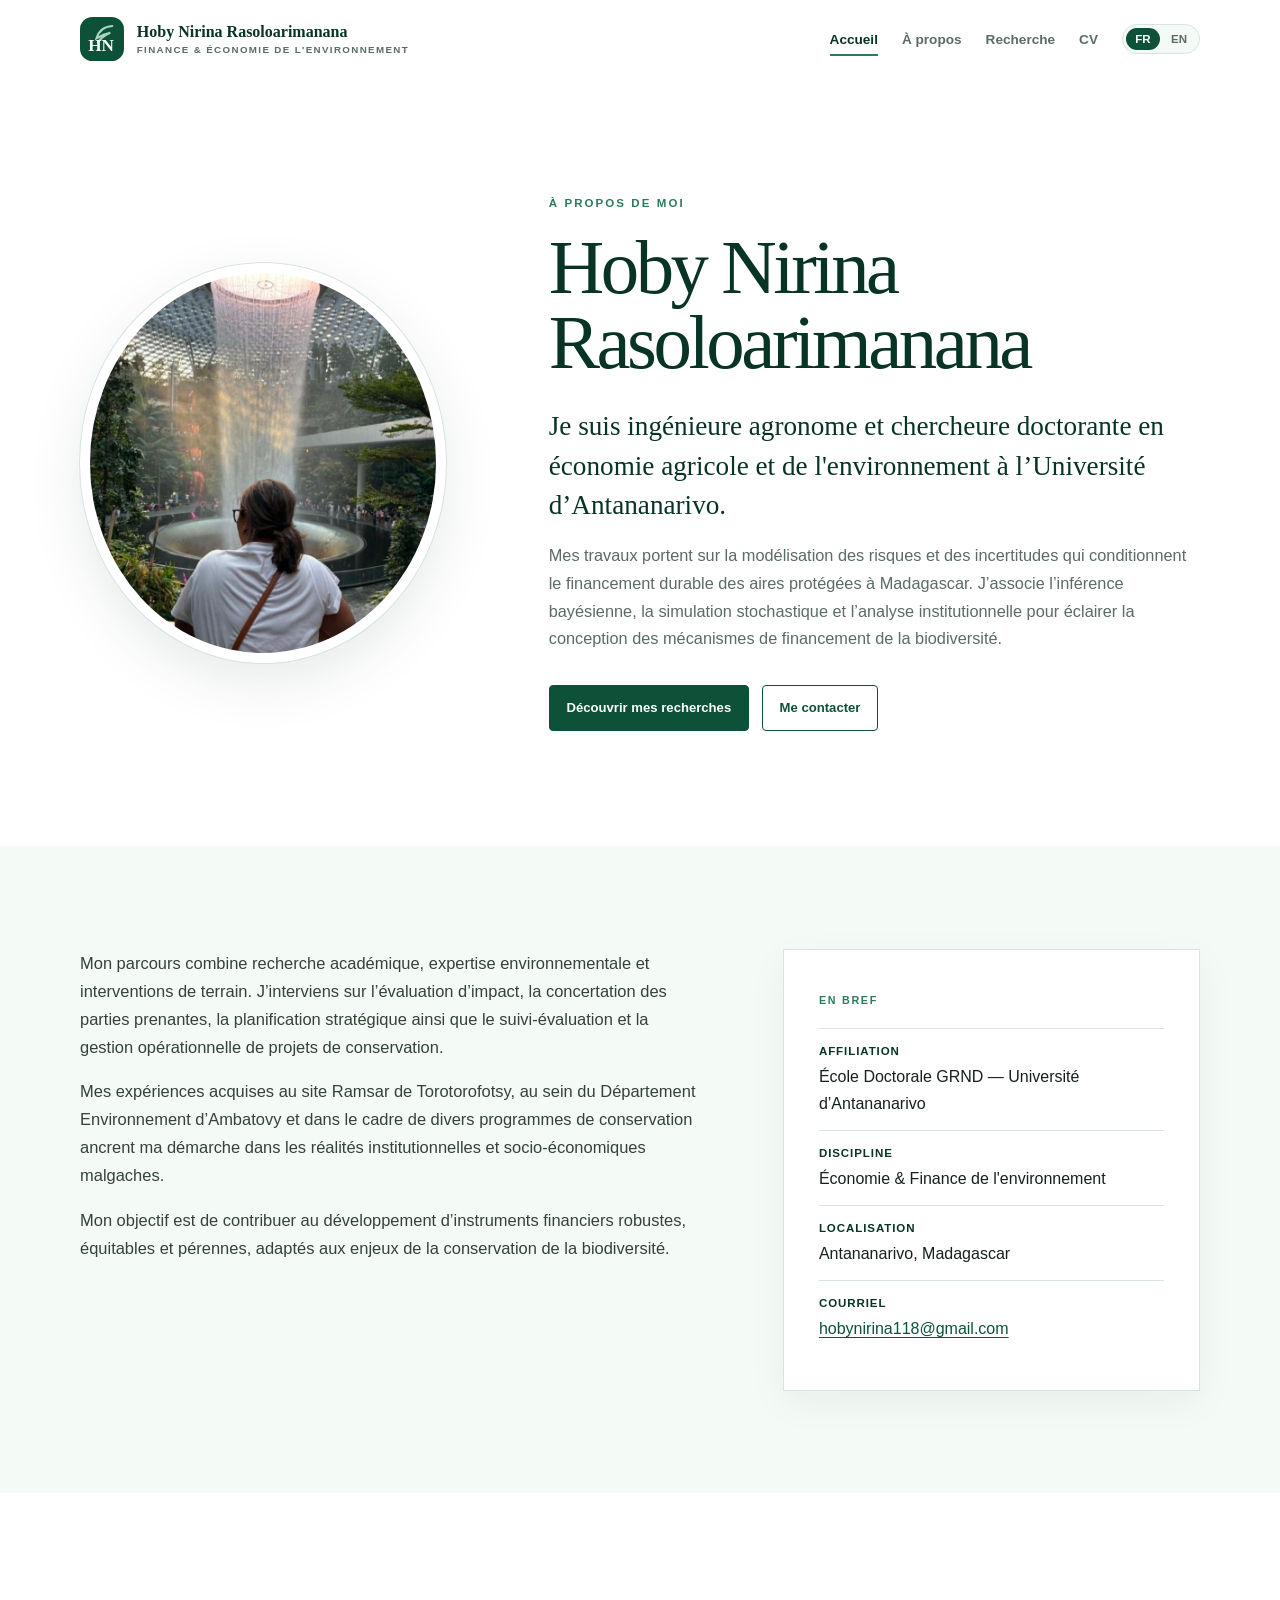
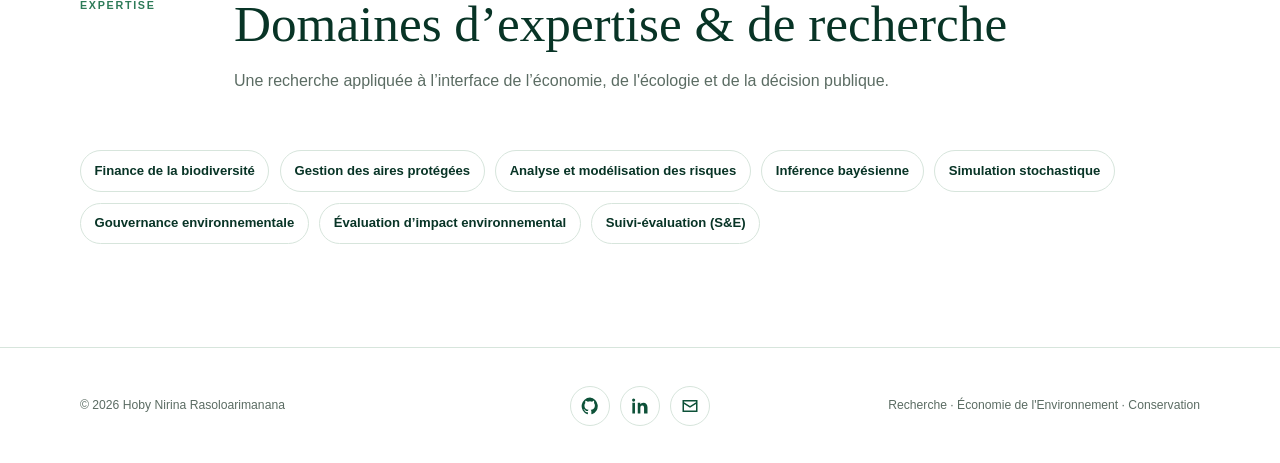
<file: index.html>
<!doctype html>
<html lang="fr" data-language="fr">
<head>
  <meta charset="utf-8">
  <meta name="viewport" content="width=device-width,initial-scale=1">
  <meta name="description" content="Site académique bilingue de Hoby Nirina Rasoloarimanana, ingénieure agronome et chercheure doctorante en économie agricole et de l'environnement.">
  <title>Accueil | Hoby Nirina Rasoloarimanana</title>
  <link rel="icon" href="brand.svg" type="image/svg+xml">
  <link rel="stylesheet" href="style.css">
  <script src="main.js" defer></script>
</head>
<body data-title-fr="Accueil | Hoby Nirina Rasoloarimanana" data-title-en="Home | Hoby Nirina Rasoloarimanana">
  <a class="skip-link" href="#content">
    <span data-lang="fr">Aller au contenu</span>
    <span data-lang="en">Skip to content</span>
  </a>

  <header class="site-header">
    <nav class="navbar container" aria-label="Navigation principale">
      <a class="brand" href="index.html">
        <img src="brand.svg" alt="Logo Hoby Nirina Rasoloarimanana" width="44" height="44">
        <span>Hoby Nirina Rasoloarimanana
          <small>
            <span data-lang="fr">Finance & Économie de l'Environnement</span>
            <span data-lang="en">Financial & Environmental Economics</span>
          </small>
        </span>
      </a>
      <button class="menu-toggle" type="button" aria-label="Menu" aria-expanded="false" aria-controls="main-menu">
        <span></span><span></span><span></span>
      </button>
      <ul class="nav-links" id="main-menu">
        <li><a href="index.html" aria-current="page"><span data-lang="fr">Accueil</span><span data-lang="en">Home</span></a></li>
        <li><a href="about.html"><span data-lang="fr">À propos</span><span data-lang="en">About</span></a></li>
        <li><a href="research.html"><span data-lang="fr">Recherche</span><span data-lang="en">Research</span></a></li>
        <li><a href="cv.html">CV</a></li>
        <li class="language-switch" aria-label="Langue">
          <button type="button" data-language-option="fr" aria-pressed="true">FR</button>
          <button type="button" data-language-option="en" aria-pressed="false">EN</button>
        </li>
      </ul>
    </nav>
  </header>

  <main id="content">
    <section class="about-hero">
      <div class="container about-grid">
        <figure class="portrait-wrap reveal">
          <img class="portrait" 
               src="profile_hoby.png" 
               alt="Portrait de Hoby Nirina Rasoloarimanana" 
               width="400" 
               height="400" 
               loading="eager" 
               decoding="async">
        </figure>
        <div class="reveal">
          <p class="eyebrow">
            <span data-lang="fr">À propos de moi</span>
            <span data-lang="en">About me</span>
          </p>
          <h1>Hoby Nirina<br>Rasoloarimanana</h1>
          
          <div data-lang="fr">
            <p class="hero-intro">Je suis ingénieure agronome et chercheure doctorante en économie agricole et de l'environnement à l’Université d’Antananarivo.</p>
            <p class="hero-copy">Mes travaux portent sur la modélisation des risques et des incertitudes qui conditionnent le financement durable des aires protégées à Madagascar. J’associe l’inférence bayésienne, la simulation stochastique et l’analyse institutionnelle pour éclairer la conception des mécanismes de financement de la biodiversité.</p>
          </div>
          
          <div data-lang="en">
            <p class="hero-intro">I am an Agronomist and PhD candidate in Agricultural and Environmental Economics at the University of Antananarivo.</p>
            <p class="hero-copy">My research focuses on modeling the risks and uncertainties surrounding the sustainable financing of protected areas in Madagascar. I combine Bayesian inference, stochastic simulation, and institutional analysis to guide biodiversity finance mechanisms.</p>
          </div>
          
          <div class="actions">
            <a class="button" href="research.html">
              <span data-lang="fr">Découvrir mes recherches</span>
              <span data-lang="en">Explore my research</span>
            </a>
            <a class="button secondary" href="mailto:hobynirina118@gmail.com">
              <span data-lang="fr">Me contacter</span>
              <span data-lang="en">Contact me</span>
            </a>
          </div>
        </div>
      </div>
    </section>

    <section class="section soft">
      <div class="container two-column">
        <div class="prose reveal">
          <div data-lang="fr">
            <p>Mon parcours combine recherche académique, expertise environnementale et interventions de terrain. J’interviens sur l’évaluation d’impact, la concertation des parties prenantes, la planification stratégique ainsi que le suivi-évaluation et la gestion opérationnelle de projets de conservation.</p>
            <p>Mes expériences acquises au site Ramsar de Torotorofotsy, au sein du Département Environnement d’Ambatovy et dans le cadre de divers programmes de conservation ancrent ma démarche dans les réalités institutionnelles et socio-économiques malgaches.</p>
            <p>Mon objectif est de contribuer au développement d’instruments financiers robustes, équitables et pérennes, adaptés aux enjeux de la conservation de la biodiversité.</p>
          </div>
          <div data-lang="en">
            <p>My background bridges academic research, environmental expertise, and field-based interventions. My experience covers environmental impact assessment, stakeholder engagement, strategic planning, monitoring & evaluation (M&E), and operational project management.</p>
            <p>My work at the Torotorofotsy Ramsar site, within Ambatovy’s Environment Department, and across various conservation initiatives deeply grounds my approach in Madagascar’s institutional and socio-economic realities.</p>
            <p>I aim to support the design of robust, equitable, and long-term financial mechanisms tailored to biodiversity conservation challenges.</p>
          </div>
        </div>

        <aside class="info-card reveal">
          <span class="card-label">
            <span data-lang="fr">En bref</span>
            <span data-lang="en">At a glance</span>
          </span>
          <ul class="compact-list">
            <li>
              <strong><span data-lang="fr">Affiliation</span><span data-lang="en">Affiliation</span></strong>
              <span>École Doctorale GRND — Université d’Antananarivo</span>
            </li>
            <li>
              <strong><span data-lang="fr">Discipline</span><span data-lang="en">Field</span></strong>
              <span>
                <span data-lang="fr">Économie & Finance de l'environnement</span>
                <span data-lang="en">Finance & Environmental Economics</span>
              </span>
            </li>
            <li>
              <strong><span data-lang="fr">Localisation</span><span data-lang="en">Location</span></strong>
              <span>Antananarivo, Madagascar</span>
            </li>
            <li>
              <strong><span data-lang="fr">Courriel</span><span data-lang="en">Email</span></strong>
              <a href="mailto:hobynirina118@gmail.com">hobynirina118@gmail.com</a>
            </li>
          </ul>
        </aside>
      </div>
    </section>

    <section class="section">
      <div class="container">
        <div class="section-heading reveal">
          <span class="section-number">Expertise</span>
          <div>
            <h2>
              <span data-lang="fr">Domaines d’expertise & de recherche</span>
              <span data-lang="en">Research & Professional Expertise</span>
            </h2>
            <p>
              <span data-lang="fr">Une recherche appliquée à l’interface de l’économie, de l'écologie et de la décision publique.</span>
              <span data-lang="en">Applied research at the intersection of economics, ecology, and public policy.</span>
            </p>
          </div>
        </div>
        <ul class="topic-list reveal">
          <li><span data-lang="fr">Finance de la biodiversité</span><span data-lang="en">Biodiversity Finance</span></li>
          <li><span data-lang="fr">Gestion des aires protégées</span><span data-lang="en">Protected Area Management</span></li>
          <li><span data-lang="fr">Analyse et modélisation des risques</span><span data-lang="en">Risk Modeling & Analysis</span></li>
          <li><span data-lang="fr">Inférence bayésienne</span><span data-lang="en">Bayesian Inference</span></li>
          <li><span data-lang="fr">Simulation stochastique</span><span data-lang="en">Stochastic Simulation</span></li>
          <li><span data-lang="fr">Gouvernance environnementale</span><span data-lang="en">Environmental Governance</span></li>
          <li><span data-lang="fr">Évaluation d’impact environnemental</span><span data-lang="en">Environmental Impact Assessment</span></li>
          <li><span data-lang="fr">Suivi-évaluation (S&E)</span><span data-lang="en">Monitoring & Evaluation (M&E)</span></li>
        </ul>
      </div>
    </section>
  </main>

  <footer class="site-footer">
    <div class="container footer-inner">
      <p>© 2026 Hoby Nirina Rasoloarimanana</p>
      <div class="social-links" aria-label="Réseaux et contact">
        <a href="https://github.com/hobyrasolo" target="_blank" rel="noopener noreferrer" aria-label="GitHub">
          <svg viewBox="0 0 24 24"><path d="M12 .7A11.5 11.5 0 0 0 8.4 23c.6.1.8-.3.8-.6v-2.2c-3.3.7-4-1.4-4-1.4-.5-1.4-1.3-1.8-1.3-1.8-1.1-.7.1-.7.1-.7 1.2.1 1.8 1.2 1.8 1.2 1.1 1.8 2.8 1.3 3.5 1 .1-.8.4-1.3.8-1.6-2.7-.3-5.5-1.3-5.5-5.7 0-1.3.5-2.3 1.2-3.1-.1-.3-.5-1.6.1-3.1 0 0 1-.3 3.2 1.2a11 11 0 0 1 5.8 0C16.2 4.7 17.2 5 17.2 5c.6 1.5.2 2.8.1 3.1.8.8 1.2 1.8 1.2 3.1 0 4.4-2.8 5.4-5.5 5.7.4.4.8 1.1.8 2.2v3.3c0 .3.2.7.8.6A11.5 11.5 0 0 0 12 .7z"/></svg>
        </a>
        <a href="https://www.linkedin.com/in/hoby-nirina-rasoloarimanana" target="_blank" rel="noopener noreferrer" aria-label="LinkedIn">
          <svg viewBox="0 0 24 24"><path d="M5.3 7.8H1.8V22h3.5V7.8zM3.5 2A2.1 2.1 0 1 0 3.5 6.2 2.1 2.1 0 0 0 3.5 2zM22 13.8c0-4.3-2.3-6.3-5.4-6.3-2.5 0-3.6 1.4-4.2 2.3v-2H9V22h3.5v-7c0-1.8.3-3.6 2.6-3.6 2.2 0 2.3 2.1 2.3 3.7V22H22v-8.2z"/></svg>
        </a>
        <a href="mailto:hobynirina118@gmail.com" aria-label="Courriel">
          <svg viewBox="0 0 24 24"><path d="M2 4h20v16H2V4zm2 2v1l8 5 8-5V6H4zm16 12V9.4l-8 5-8-5V18h16z"/></svg>
        </a>
      </div>
      <p>
        <span data-lang="fr">Recherche · Économie de l'Environnement · Conservation</span>
        <span data-lang="en">Research · Environmental Economics · Conservation</span>
      </p>
    </div>
  </footer>

  <button class="back-to-top" type="button" aria-label="Revenir en haut">↑</button>
</body>
</html>
</file>
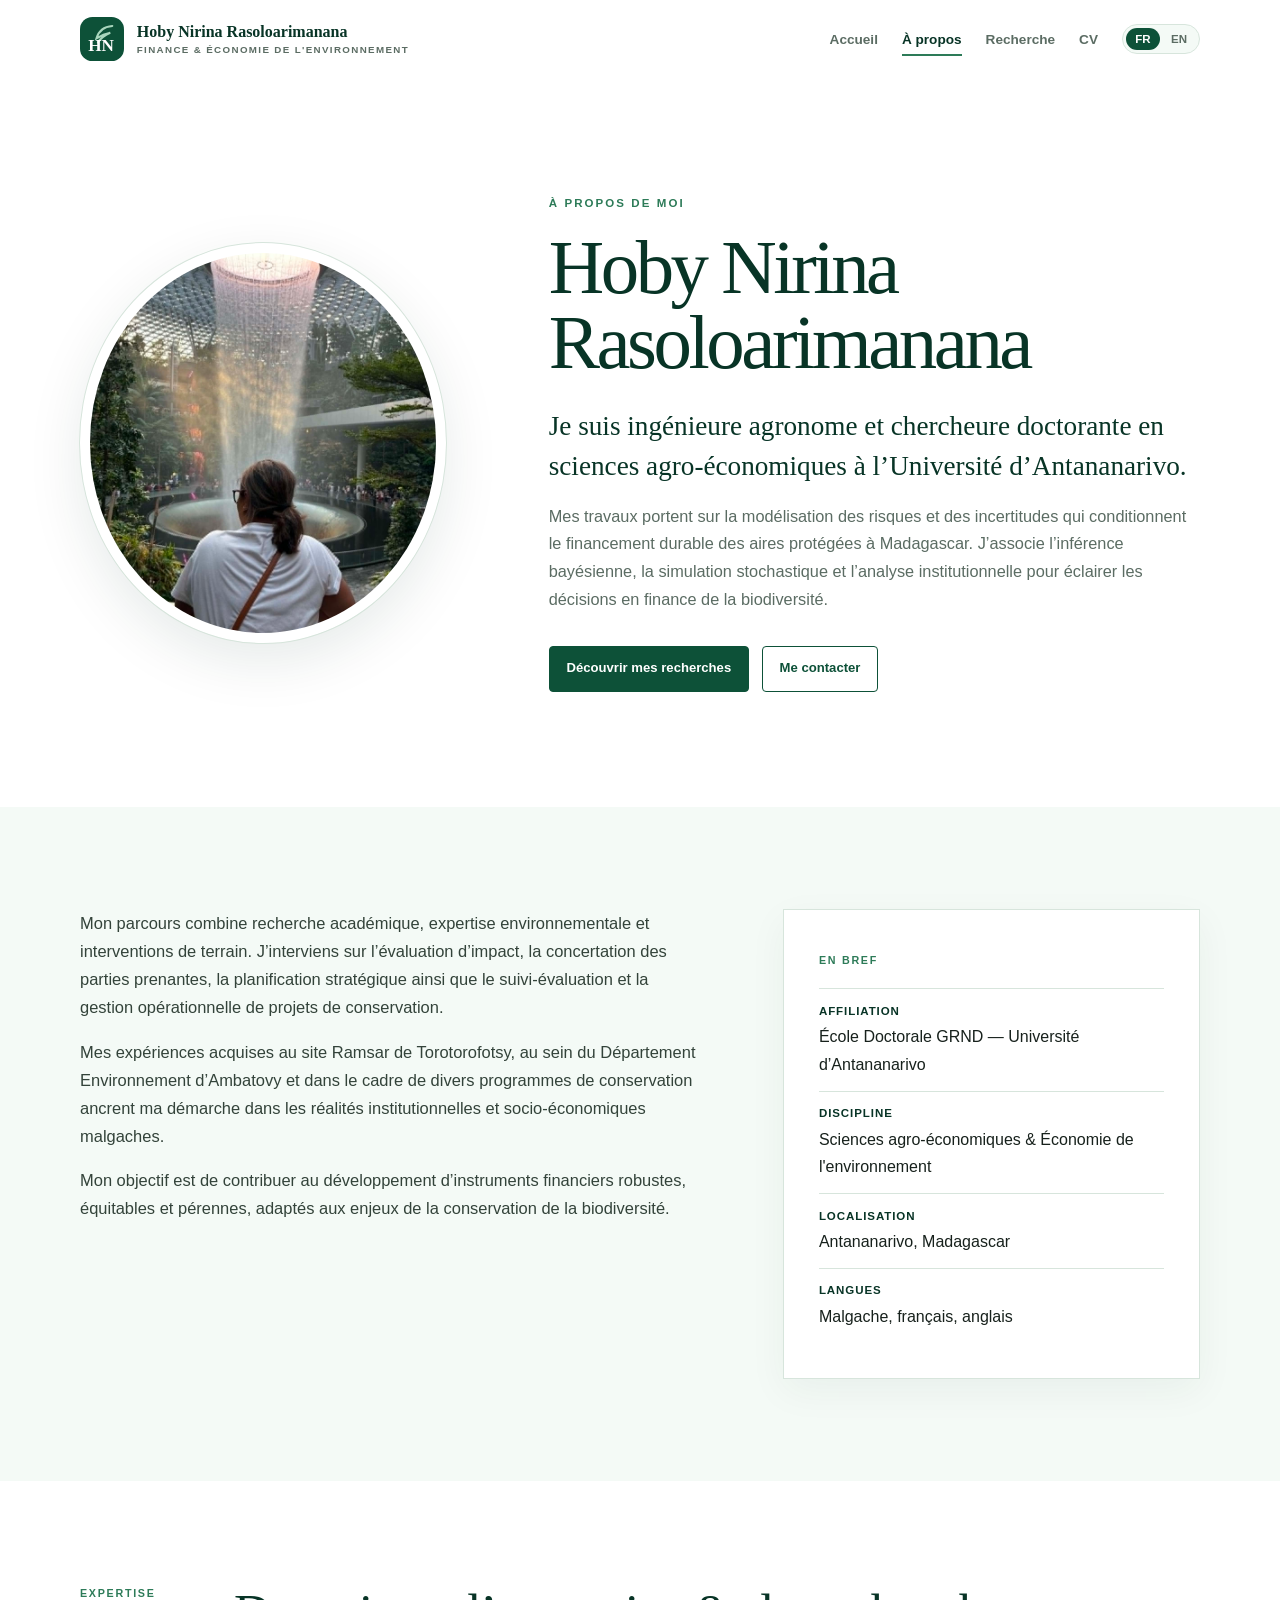
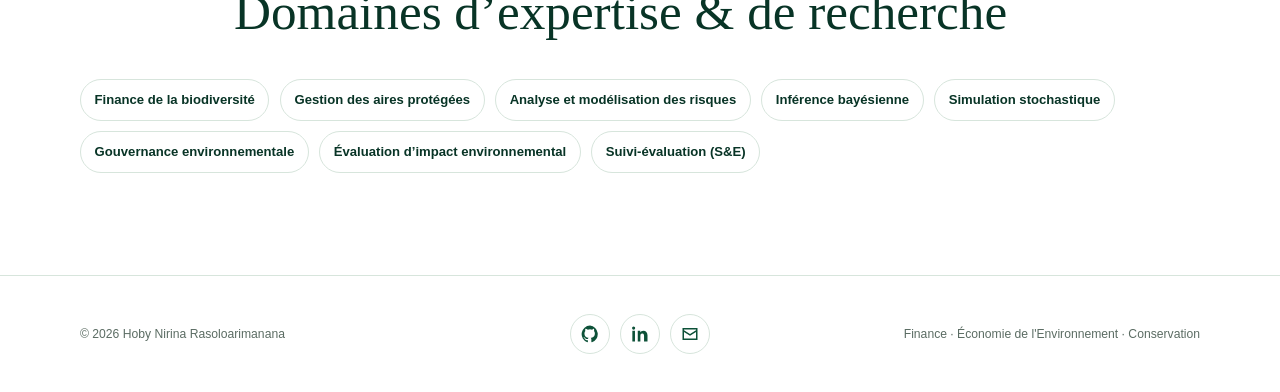
<file: about.html>
<!doctype html>
<html lang="fr" data-language="fr">
<head>
  <meta charset="utf-8">
  <meta name="viewport" content="width=device-width,initial-scale=1">
  <meta name="description" content="Profil académique et professionnel de Hoby Nirina Rasoloarimanana, ingénieure agronome et chercheure.">
  <title>À propos | Hoby Nirina Rasoloarimanana</title>
  <link rel="icon" href="brand.svg" type="image/svg+xml">
  <link rel="stylesheet" href="style.css">
  <script src="main.js" defer></script>
</head>
<body data-title-fr="À propos | Hoby Nirina Rasoloarimanana" data-title-en="About | Hoby Nirina Rasoloarimanana">
  <script>/* Cette page partage volontairement le contenu principal de l'accueil. */</script>
  
  <header class="site-header">
    <nav class="navbar container">
      <a class="brand" href="index.html">
        <img src="brand.svg" alt="Logo Hoby Nirina Rasoloarimanana" width="44" height="44">
        <span>Hoby Nirina Rasoloarimanana
          <small>
            <span data-lang="fr">Finance & Économie de l'Environnement</span>
            <span data-lang="en">Financial & Environmental Economics</span>
          </small>
        </span>
      </a>
      <button class="menu-toggle" type="button" aria-label="Menu" aria-expanded="false" aria-controls="main-menu">
        <span></span><span></span><span></span>
      </button>
      <ul class="nav-links" id="main-menu">
        <li><a href="index.html"><span data-lang="fr">Accueil</span><span data-lang="en">Home</span></a></li>
        <li><a href="about.html" aria-current="page"><span data-lang="fr">À propos</span><span data-lang="en">About</span></a></li>
        <li><a href="research.html"><span data-lang="fr">Recherche</span><span data-lang="en">Research</span></a></li>
        <li><a href="cv.html">CV</a></li>
        <li class="language-switch">
          <button type="button" data-language-option="fr">FR</button>
          <button type="button" data-language-option="en">EN</button>
        </li>
      </ul>
    </nav>
  </header>

  <main id="content">
    <section class="about-hero">
      <div class="container about-grid">
        <figure class="portrait-wrap reveal">
          <img class="portrait" 
               src="profile_hoby.png" 
               alt="Portrait de Hoby Nirina Rasoloarimanana" 
               width="400" 
               height="400" 
               loading="eager" 
               decoding="async">
        </figure>
        <div class="reveal">
          <p class="eyebrow">
            <span data-lang="fr">À propos de moi</span>
            <span data-lang="en">About me</span>
          </p>
          <h1>Hoby Nirina<br>Rasoloarimanana</h1>
          
          <div data-lang="fr">
            <p class="hero-intro">Je suis ingénieure agronome et chercheure doctorante en sciences agro-économiques à l’Université d’Antananarivo.</p>
            <p class="hero-copy">Mes travaux portent sur la modélisation des risques et des incertitudes qui conditionnent le financement durable des aires protégées à Madagascar. J’associe l’inférence bayésienne, la simulation stochastique et l’analyse institutionnelle pour éclairer les décisions en finance de la biodiversité.</p>
          </div>
          
          <div data-lang="en">
            <p class="hero-intro">I am an Agronomist and PhD candidate in Agro-Economics at the University of Antananarivo.</p>
            <p class="hero-copy">My research focuses on modeling the risks and uncertainties surrounding the sustainable financing of protected areas in Madagascar. I combine Bayesian inference, stochastic simulation, and institutional analysis to guide biodiversity finance mechanisms.</p>
          </div>
          
          <div class="actions">
            <a class="button" href="research.html">
              <span data-lang="fr">Découvrir mes recherches</span>
              <span data-lang="en">Explore my research</span>
            </a>
            <a class="button secondary" href="mailto:hobynirina118@gmail.com">
              <span data-lang="fr">Me contacter</span>
              <span data-lang="en">Contact me</span>
            </a>
          </div>
        </div>
      </div>
    </section>

    <section class="section soft">
      <div class="container two-column">
        <div class="prose reveal">
          <div data-lang="fr">
            <p>Mon parcours combine recherche académique, expertise environnementale et interventions de terrain. J’interviens sur l’évaluation d’impact, la concertation des parties prenantes, la planification stratégique ainsi que le suivi-évaluation et la gestion opérationnelle de projets de conservation.</p>
            <p>Mes expériences acquises au site Ramsar de Torotorofotsy, au sein du Département Environnement d’Ambatovy et dans le cadre de divers programmes de conservation ancrent ma démarche dans les réalités institutionnelles et socio-économiques malgaches.</p>
            <p>Mon objectif est de contribuer au développement d’instruments financiers robustes, équitables et pérennes, adaptés aux enjeux de la conservation de la biodiversité.</p>
          </div>
          <div data-lang="en">
            <p>My background bridges academic research, environmental expertise, and field-based interventions. My experience covers environmental impact assessment, stakeholder engagement, strategic planning, monitoring & evaluation (M&E), and operational project management.</p>
            <p>My work at the Torotorofotsy Ramsar site, within Ambatovy’s Environment Department, and across various conservation initiatives deeply grounds my approach in Madagascar’s institutional and socio-economic realities.</p>
            <p>I aim to support the design of robust, equitable, and long-term financial mechanisms tailored to biodiversity conservation challenges.</p>
          </div>
        </div>
        
        <aside class="info-card reveal">
          <span class="card-label">
            <span data-lang="fr">En bref</span>
            <span data-lang="en">At a glance</span>
          </span>
          <ul class="compact-list">
            <li>
              <strong><span data-lang="fr">Affiliation</span><span data-lang="en">Affiliation</span></strong>
              <span>École Doctorale GRND — Université d’Antananarivo</span>
            </li>
            <li>
              <strong><span data-lang="fr">Discipline</span><span data-lang="en">Field</span></strong>
              <span>
                <span data-lang="fr">Sciences agro-économiques & Économie de l'environnement</span>
                <span data-lang="en">Agro-economics & Environmental Economics</span>
              </span>
            </li>
            <li>
              <strong><span data-lang="fr">Localisation</span><span data-lang="en">Location</span></strong>
              <span>Antananarivo, Madagascar</span>
            </li>
            <li>
              <strong><span data-lang="fr">Langues</span><span data-lang="en">Languages</span></strong>
              <span>
                <span data-lang="fr">Malgache, français, anglais</span>
                <span data-lang="en">Malagasy, French, English</span>
              </span>
            </li>
          </ul>
        </aside>
      </div>
    </section>

    <section class="section">
      <div class="container">
        <div class="section-heading reveal">
          <span class="section-number">Expertise</span>
          <div>
            <h2>
              <span data-lang="fr">Domaines d’expertise & de recherche</span>
              <span data-lang="en">Research & Professional Expertise</span>
            </h2>
          </div>
        </div>
        <ul class="topic-list reveal">
          <li><span data-lang="fr">Finance de la biodiversité</span><span data-lang="en">Biodiversity Finance</span></li>
          <li><span data-lang="fr">Gestion des aires protégées</span><span data-lang="en">Protected Area Management</span></li>
          <li><span data-lang="fr">Analyse et modélisation des risques</span><span data-lang="en">Risk Modeling & Analysis</span></li>
          <li><span data-lang="fr">Inférence bayésienne</span><span data-lang="en">Bayesian Inference</span></li>
          <li><span data-lang="fr">Simulation stochastique</span><span data-lang="en">Stochastic Simulation</span></li>
          <li><span data-lang="fr">Gouvernance environnementale</span><span data-lang="en">Environmental Governance</span></li>
          <li><span data-lang="fr">Évaluation d’impact environnemental</span><span data-lang="en">Environmental Impact Assessment</span></li>
          <li><span data-lang="fr">Suivi-évaluation (S&E)</span><span data-lang="en">Monitoring & Evaluation (M&E)</span></li>
        </ul>
      </div>
    </section>
  </main>

  <footer class="site-footer">
    <div class="container footer-inner">
      <p>© 2026 Hoby Nirina Rasoloarimanana</p>
      <div class="social-links" aria-label="Réseaux et contact">
        <a href="https://github.com/hobyrasolo" target="_blank" rel="noopener noreferrer" aria-label="GitHub">
          <svg viewBox="0 0 24 24"><path d="M12 .7A11.5 11.5 0 0 0 8.4 23c.6.1.8-.3.8-.6v-2.2c-3.3.7-4-1.4-4-1.4-.5-1.4-1.3-1.8-1.3-1.8-1.1-.7.1-.7.1-.7 1.2.1 1.8 1.2 1.8 1.2 1.1 1.8 2.8 1.3 3.5 1 .1-.8.4-1.3.8-1.6-2.7-.3-5.5-1.3-5.5-5.7 0-1.3.5-2.3 1.2-3.1-.1-.3-.5-1.6.1-3.1 0 0 1-.3 3.2 1.2a11 11 0 0 1 5.8 0C16.2 4.7 17.2 5 17.2 5c.6 1.5.2 2.8.1 3.1.8.8 1.2 1.8 1.2 3.1 0 4.4-2.8 5.4-5.5 5.7.4.4.8 1.1.8 2.2v3.3c0 .3.2.7.8.6A11.5 11.5 0 0 0 12 .7z"/></svg>
        </a>
        <a href="https://www.linkedin.com/in/hoby-nirina-rasoloarimanana" target="_blank" rel="noopener noreferrer" aria-label="LinkedIn">
          <svg viewBox="0 0 24 24"><path d="M5.3 7.8H1.8V22h3.5V7.8zM3.5 2A2.1 2.1 0 1 0 3.5 6.2 2.1 2.1 0 0 0 3.5 2zM22 13.8c0-4.3-2.3-6.3-5.4-6.3-2.5 0-3.6 1.4-4.2 2.3v-2H9V22h3.5v-7c0-1.8.3-3.6 2.6-3.6 2.2 0 2.3 2.1 2.3 3.7V22H22v-8.2z"/></svg>
        </a>
        <a href="mailto:hobynirina118@gmail.com" aria-label="Courriel">
          <svg viewBox="0 0 24 24"><path d="M2 4h20v16H2V4zm2 2v1l8 5 8-5V6H4zm16 12V9.4l-8 5-8-5V18h16z"/></svg>
        </a>
      </div>
      <p>
        <span data-lang="fr">Finance · Économie de l'Environnement · Conservation</span>
        <span data-lang="en">Financial· Environmental Economics · Conservation</span>
      </p>
    </div>
  </footer>

  <button class="back-to-top" type="button" aria-label="Revenir en haut">↑</button>
  
</body>
</html>
</file>
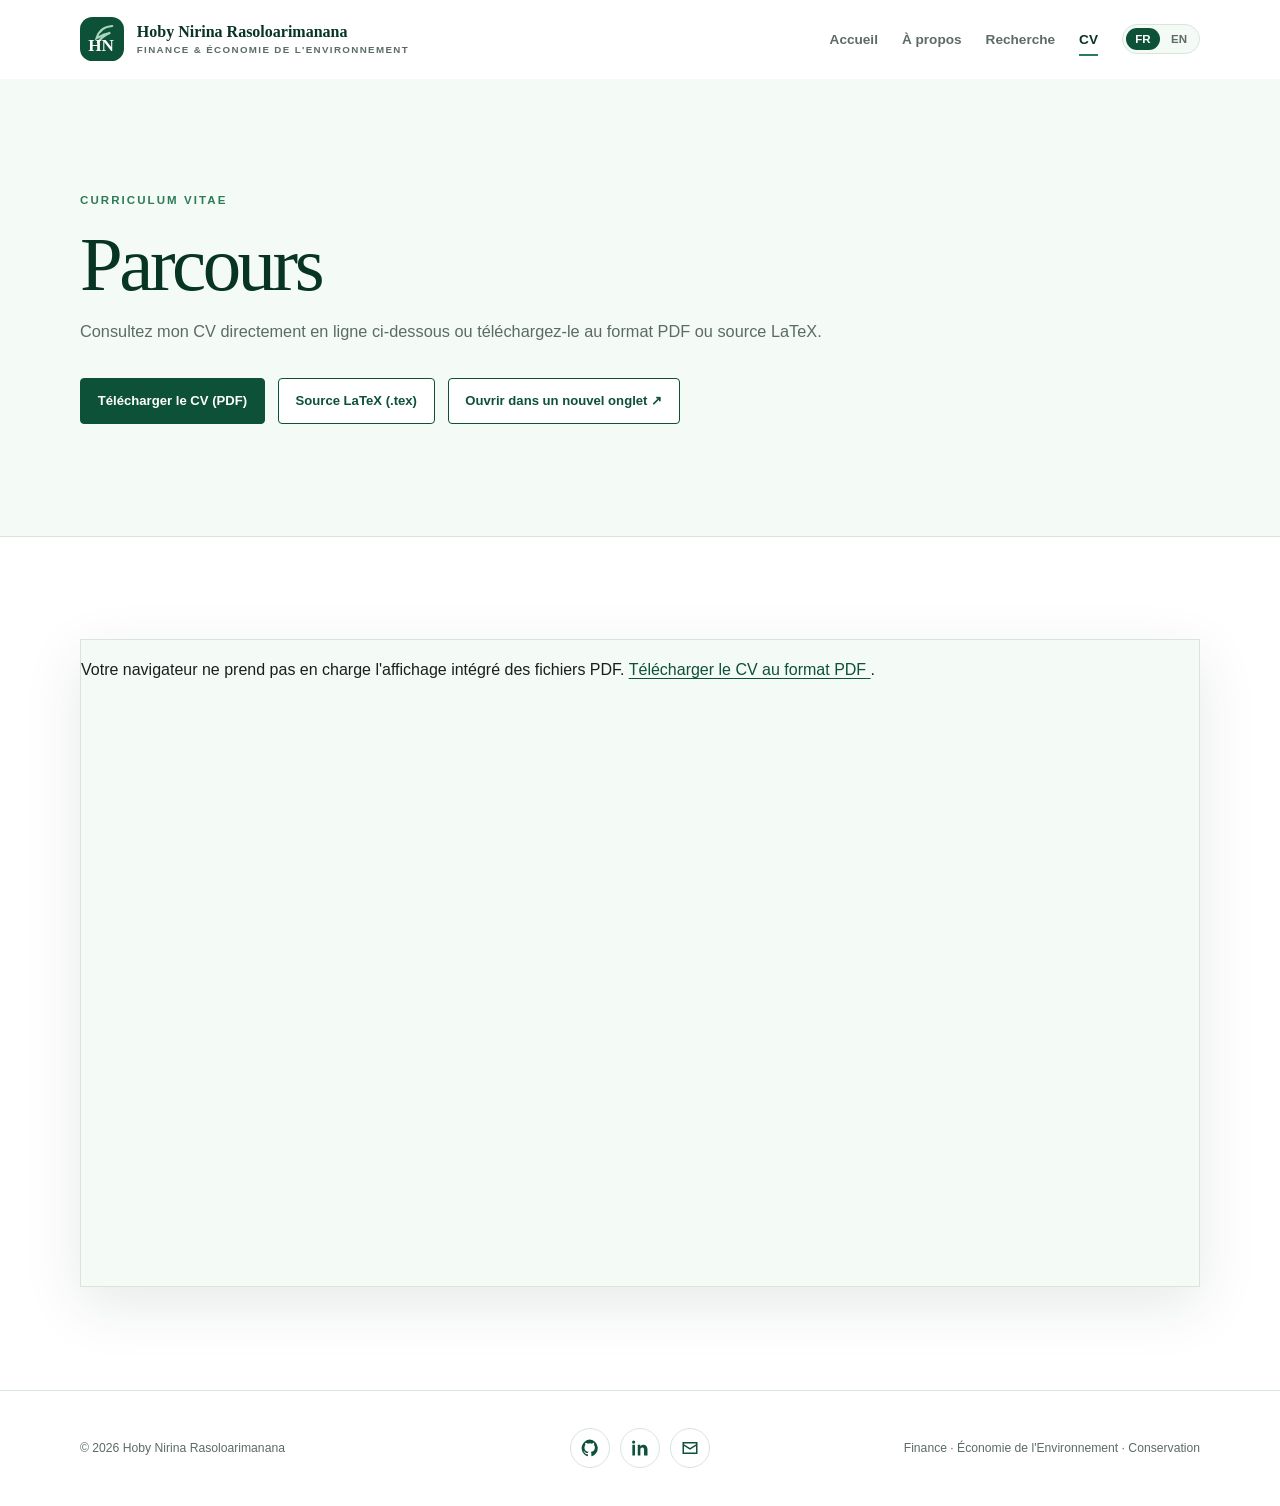
<file: cv.html>
<!doctype html>
<html lang="fr" data-language="fr">
<head>
  <meta charset="utf-8">
  <meta name="viewport" content="width=device-width,initial-scale=1">
  <meta name="description" content="Curriculum vitae académique et professionnel de Hoby Nirina Rasoloarimanana, chercheure doctorante en économie agricole et de l'environnement.">
  <title>CV | Hoby Nirina Rasoloarimanana</title>
  <link rel="icon" href="brand.svg" type="image/svg+xml">
  <link rel="stylesheet" href="style.css">
  <script src="main.js" defer></script>
</head>
<body data-title-fr="CV | Hoby Nirina Rasoloarimanana" data-title-en="CV | Hoby Nirina Rasoloarimanana">

  <header class="site-header">
    <nav class="navbar container">
      <a class="brand" href="index.html">
        <img src="brand.svg" alt="Logo Hoby Nirina Rasoloarimanana" width="44" height="44">
        <span>Hoby Nirina Rasoloarimanana
          <small>
            <span data-lang="fr">Finance & Économie de l'Environnement</span>
            <span data-lang="en">Financial & Environmental Economics</span>
          </small>
        </span>
      </a>
      <button class="menu-toggle" type="button" aria-label="Menu" aria-expanded="false" aria-controls="main-menu">
        <span></span><span></span><span></span>
      </button>
      <ul class="nav-links" id="main-menu">
        <li><a href="index.html"><span data-lang="fr">Accueil</span><span data-lang="en">Home</span></a></li>
        <li><a href="about.html"><span data-lang="fr">À propos</span><span data-lang="en">About</span></a></li>
        <li><a href="research.html"><span data-lang="fr">Recherche</span><span data-lang="en">Research</span></a></li>
        <li><a href="cv.html" aria-current="page">CV</a></li>
        <li class="language-switch">
          <button type="button" data-language-option="fr">FR</button>
          <button type="button" data-language-option="en">EN</button>
        </li>
      </ul>
    </nav>
  </header>

  <main id="content">
    <header class="page-header">
      <div class="container reveal">
        <p class="eyebrow">
          <span data-lang="fr">Curriculum Vitae</span>
          <span data-lang="en">Curriculum Vitae</span>
        </p>
        <h1>
          <span data-lang="fr">Parcours</span>
          <span data-lang="en">Background</span>
        </h1>
        <p class="lead">
          <span data-lang="fr">Consultez mon CV directement en ligne ci-dessous ou téléchargez-le au format PDF ou source LaTeX.</span>
          <span data-lang="en">View my CV online below or download it in PDF or LaTeX format.</span>
        </p>
        <div class="actions">
          <a class="button" href="hoby-nirina-rasoloarimanana-cv.pdf" download>
            <span data-lang="fr">Télécharger le CV (PDF)</span>
            <span data-lang="en">Download CV (PDF)</span>
          </a>
          <a class="button secondary" href="hoby-nirina-rasoloarimanana-cv.tex" download>
            <span data-lang="fr">Source LaTeX (.tex)</span>
            <span data-lang="en">LaTeX Source (.tex)</span>
          </a>
          <a class="button secondary" href="hoby-nirina-rasoloarimanana-cv.pdf" target="_blank" rel="noopener noreferrer">
            <span data-lang="fr">Ouvrir dans un nouvel onglet ↗</span>
            <span data-lang="en">Open in new tab ↗</span>
          </a>
        </div>
      </div>
    </header>

    <section class="section">
      <div class="container">
        <div class="pdf-shell">
          <object data="hoby-nirina-rasoloarimanana-cv.pdf" type="application/pdf" aria-label="Curriculum vitae de Hoby Nirina Rasoloarimanana">
            <p>
              <span data-lang="fr">Votre navigateur ne prend pas en charge l'affichage intégré des fichiers PDF.</span>
              <span data-lang="en">Your browser does not support embedded PDF viewing.</span> 
              <a href="hoby-nirina-rasoloarimanana-cv.pdf" download>
                <span data-lang="fr">Télécharger le CV au format PDF</span>
                <span data-lang="en">Download the CV as a PDF</span>
              </a>.
            </p>
          </object>
        </div>
      </div>
    </section>
  </main>

  <footer class="site-footer">
    <div class="container footer-inner">
      <p>© 2026 Hoby Nirina Rasoloarimanana</p>
      <div class="social-links" aria-label="Réseaux et contact">
        <a href="https://github.com/hobyrasolo" target="_blank" rel="noopener noreferrer" aria-label="GitHub">
          <svg viewBox="0 0 24 24"><path d="M12 .7A11.5 11.5 0 0 0 8.4 23c.6.1.8-.3.8-.6v-2.2c-3.3.7-4-1.4-4-1.4-.5-1.4-1.3-1.8-1.3-1.8-1.1-.7.1-.7.1-.7 1.2.1 1.8 1.2 1.8 1.2 1.1 1.8 2.8 1.3 3.5 1 .1-.8.4-1.3.8-1.6-2.7-.3-5.5-1.3-5.5-5.7 0-1.3.5-2.3 1.2-3.1-.1-.3-.5-1.6.1-3.1 0 0 1-.3 3.2 1.2a11 11 0 0 1 5.8 0C16.2 4.7 17.2 5 17.2 5c.6 1.5.2 2.8.1 3.1.8.8 1.2 1.8 1.2 3.1 0 4.4-2.8 5.4-5.5 5.7.4.4.8 1.1.8 2.2v3.3c0 .3.2.7.8.6A11.5 11.5 0 0 0 12 .7z"/></svg>
        </a>
        <a href="https://www.linkedin.com/in/hoby-nirina-rasoloarimanana" target="_blank" rel="noopener noreferrer" aria-label="LinkedIn">
          <svg viewBox="0 0 24 24"><path d="M5.3 7.8H1.8V22h3.5V7.8zM3.5 2A2.1 2.1 0 1 0 3.5 6.2 2.1 2.1 0 0 0 3.5 2zM22 13.8c0-4.3-2.3-6.3-5.4-6.3-2.5 0-3.6 1.4-4.2 2.3v-2H9V22h3.5v-7c0-1.8.3-3.6 2.6-3.6 2.2 0 2.3 2.1 2.3 3.7V22H22v-8.2z"/></svg>
        </a>
        <a href="mailto:hobynirina118@gmail.com" aria-label="Courriel">
          <svg viewBox="0 0 24 24"><path d="M2 4h20v16H2V4zm2 2v1l8 5 8-5V6H4zm16 12V9.4l-8 5-8-5V18h16z"/></svg>
        </a>
      </div>
      <p>
        <span data-lang="fr">Finance · Économie de l'Environnement · Conservation</span>
        <span data-lang="en">Financial· Environmental Economics · Conservation</span>
      </p>
    </div>
  </footer>

  <button class="back-to-top" type="button" aria-label="Revenir en haut">↑</button>
  
</body>
</html>
</file>
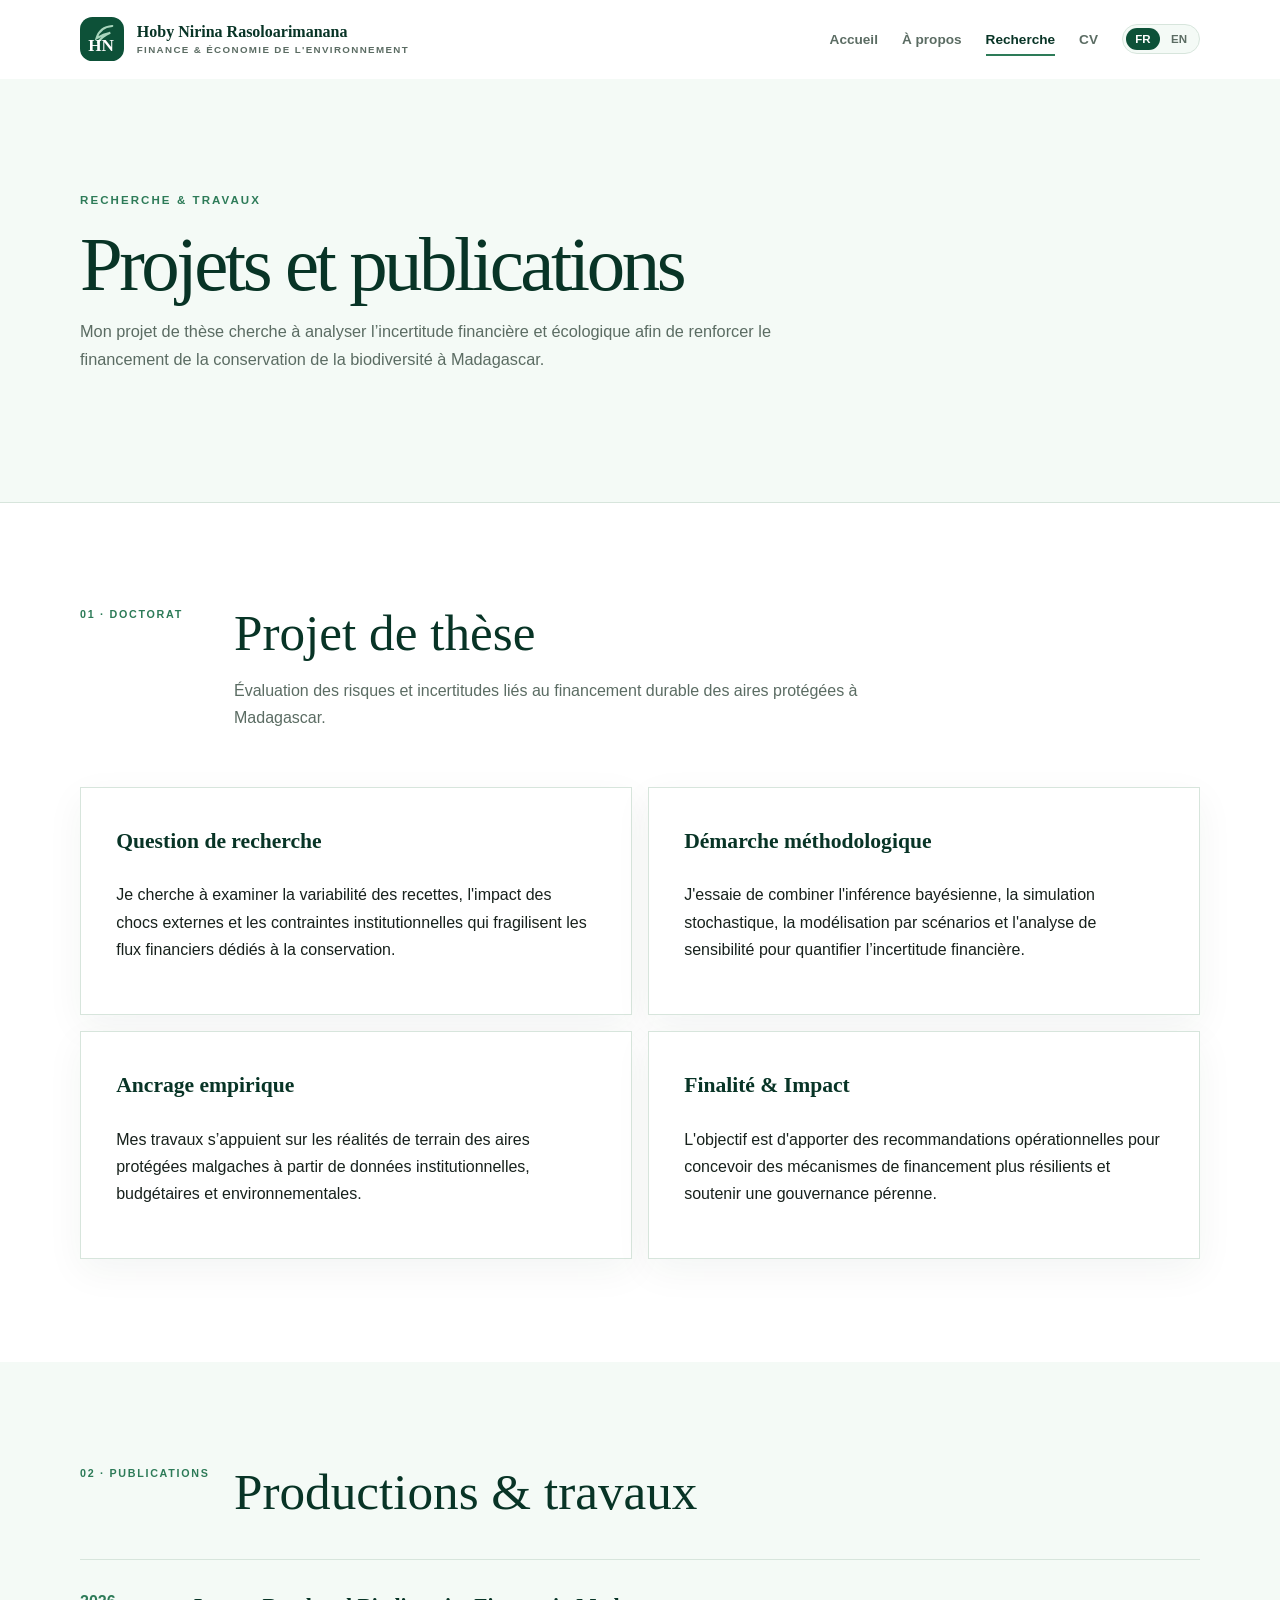
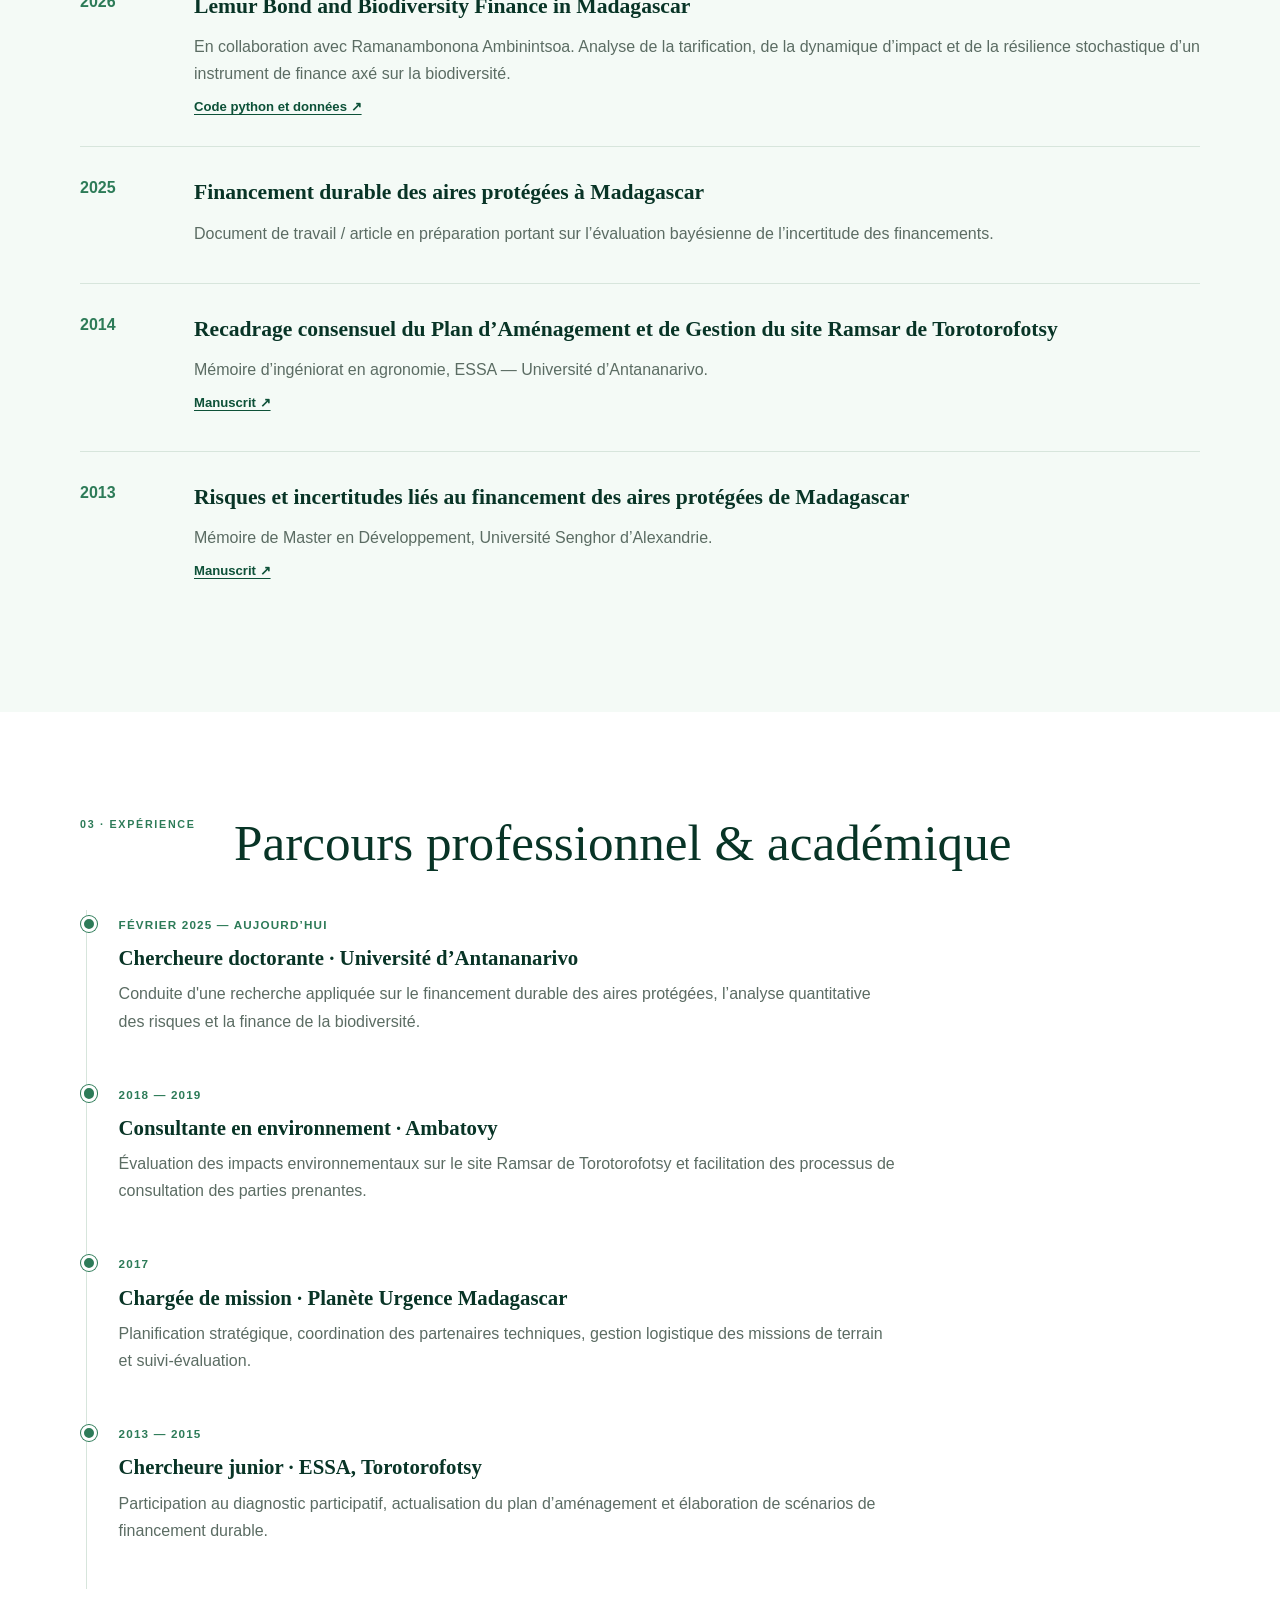
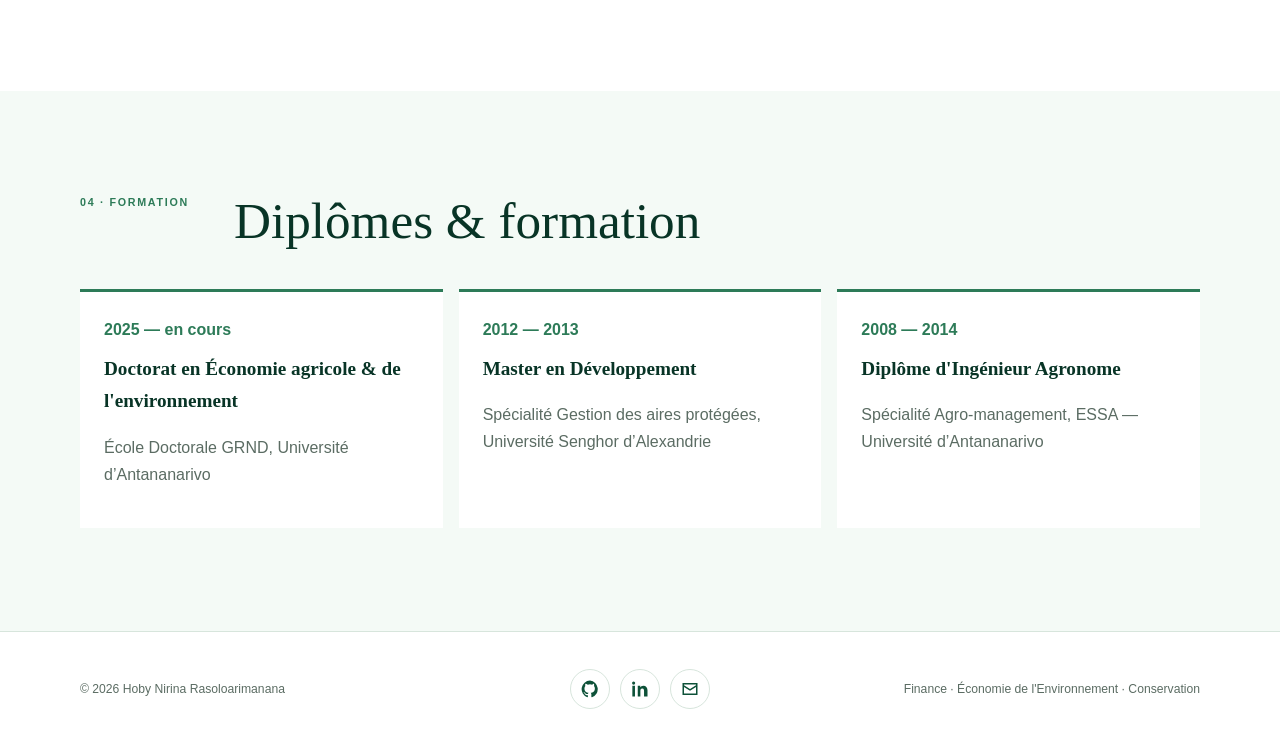
<file: research.html>
<!doctype html>
<html lang="fr" data-language="fr">
<head>
  <meta charset="utf-8">
  <meta name="viewport" content="width=device-width,initial-scale=1">
  <meta name="description" content="Recherches, projets et publications académiques de Hoby Nirina Rasoloarimanana, chercheure doctorante en économie agricole et de l'environnement.">
  <title>Hoby Nirina Rasoloarimanana</title>
  <link rel="icon" href="brand.svg" type="image/svg+xml">
  <link rel="stylesheet" href="style.css">
  <script src="main.js" defer></script>
</head>
<body data-title-fr="Recherche |Hoby Nirina Rasoloarimanana" data-title-en="Research |Hoby Nirina Rasoloarimanana">
  
  <header class="site-header">
    <nav class="navbar container">
      <a class="brand" href="index.html">
        <img src="brand.svg" alt="Logo Hoby Nirina Rasoloarimanana" width="44" height="44">
        <span>Hoby Nirina Rasoloarimanana
          <small>
            <span data-lang="fr">Finance & Économie de l'Environnement</span>
            <span data-lang="en">Financial & · Environmental Economics</span>
          </small>
        </span>
      </a>
      <button class="menu-toggle" type="button" aria-label="Menu" aria-expanded="false" aria-controls="main-menu">
        <span></span><span></span><span></span>
      </button>
      <ul class="nav-links" id="main-menu">
        <li><a href="index.html"><span data-lang="fr">Accueil</span><span data-lang="en">Home</span></a></li>
        <li><a href="about.html"><span data-lang="fr">À propos</span><span data-lang="en">About</span></a></li>
        <li><a href="research.html" aria-current="page"><span data-lang="fr">Recherche</span><span data-lang="en">Research</span></a></li>
        <li><a href="cv.html">CV</a></li>
        <li class="language-switch">
          <button type="button" data-language-option="fr">FR</button>
          <button type="button" data-language-option="en">EN</button>
        </li>
      </ul>
    </nav>
  </header>

  <main id="content">
    <header class="page-header">
      <div class="container reveal">
        <p class="eyebrow">
          <span data-lang="fr">Recherche & Travaux</span>
          <span data-lang="en">Research & Works</span>
        </p>
        <h1>
          <span data-lang="fr">Projets et publications</span>
          <span data-lang="en">Projects and Publications</span>
        </h1>
        <p class="lead">
          <span data-lang="fr">Mon projet de thèse cherche à analyser l’incertitude financière et écologique afin de renforcer le financement de la conservation de la biodiversité à Madagascar.</span>
          <span data-lang="en">My doctoral thesis seeks to analyze financial and ecological uncertainty to strengthen biodiversity conservation finance in Madagascar.</span>
        </p>
      </div>
    </header>

    <section class="section">
      <div class="container">
        <div class="section-heading">
          <span class="section-number">01 · Doctorat</span>
          <div>
            <h2>
              <span data-lang="fr">Projet de thèse</span>
              <span data-lang="en">PhD Research</span>
            </h2>
            <p>
              <span data-lang="fr">Évaluation des risques et incertitudes liés au financement durable des aires protégées à Madagascar.</span>
              <span data-lang="en">Assessing risks and uncertainties in the sustainable financing of protected areas in Madagascar.</span>
            </p>
          </div>
        </div>
        <div class="research-grid">
          <article class="info-card reveal">
            <h3>
              <span data-lang="fr">Question de recherche</span>
              <span data-lang="en">Research Question</span>
            </h3>
            <p>
              <span data-lang="fr">Je cherche à examiner la variabilité des recettes, l'impact des chocs externes et les contraintes institutionnelles qui fragilisent les flux financiers dédiés à la conservation.</span>
              <span data-lang="en">I am seeking to examine revenue volatility, external shocks, and institutional constraints that weaken funding flows dedicated to conservation.</span>
            </p>
          </article>
          <article class="info-card reveal">
            <h3>
              <span data-lang="fr">Démarche méthodologique</span>
              <span data-lang="en">Methodological Approach</span>
            </h3>
            <p>
              <span data-lang="fr">J'essaie de combiner l'inférence bayésienne, la simulation stochastique, la modélisation par scénarios et l'analyse de sensibilité pour quantifier l’incertitude financière.</span>
              <span data-lang="en">I am attempting to combine Bayesian inference, stochastic simulation, scenario modeling, and sensitivity analysis to quantify financial uncertainty.</span>
            </p>
          </article>
          <article class="info-card reveal">
            <h3>
              <span data-lang="fr">Ancrage empirique</span>
              <span data-lang="en">Empirical & Institutional Context</span>
            </h3>
            <p>
              <span data-lang="fr">Mes travaux s’appuient sur les réalités de terrain des aires protégées malgaches à partir de données institutionnelles, budgétaires et environnementales.</span>
              <span data-lang="en">My work is grounded in field realities of Malagasy protected areas, utilizing institutional, budgetary, and environmental datasets.</span>
            </p>
          </article>
          <article class="info-card reveal">
            <h3>
              <span data-lang="fr">Finalité & Impact</span>
              <span data-lang="en">Purpose & Policy Impact</span>
            </h3>
            <p>
              <span data-lang="fr">L'objectif est d'apporter des recommandations opérationnelles pour concevoir des mécanismes de financement plus résilients et soutenir une gouvernance pérenne.</span>
              <span data-lang="en">The objective is to provide actionable recommendations to design resilient financing mechanisms and support sustainable governance.</span>
            </p>
          </article>
        </div>
      </div>
    </section>

    <section class="section soft">
      <div class="container">
        <div class="section-heading">
          <span class="section-number">02 · Publications</span>
          <div>
            <h2>
              <span data-lang="fr">Productions & travaux</span>
              <span data-lang="en">Publications & Works</span>
            </h2>
          </div>
        </div>
        <ol class="publication-list">
          <li class="publication">
            <span class="publication-year">2026</span>
            <div>
              <h3>Lemur Bond and Biodiversity Finance in Madagascar</h3>
              <p>
                <span data-lang="fr">En collaboration avec Ramanambonona Ambinintsoa. Analyse de la tarification, de la dynamique d’impact et de la résilience stochastique d’un instrument de finance axé sur la biodiversité.</span>
                <span data-lang="en">Co-authored with Ramanambonona Ambinintsoa. Analyzing pricing mechanisms, impact dynamics, and stochastic resilience of a biodiversity finance instrument.</span>
              </p>
              <div class="publication-links">
                <a href="https://github.com/ramanambonona/lemurs_bond" target="_blank" rel="noopener noreferrer">
                  <span data-lang="fr">Code python et données ↗</span>
                  <span data-lang="en">Python code and data ↗</span>
                </a>
              </div>
            </div>
          </li>
          <li class="publication">
            <span class="publication-year">2025</span>
            <div>
              <h3>
                <span data-lang="fr">Financement durable des aires protégées à Madagascar</span>
                <span data-lang="en">Sustainable Financing of Protected Areas in Madagascar</span>
              </h3>
              <p>
                <span data-lang="fr">Document de travail / article en préparation portant sur l’évaluation bayésienne de l’incertitude des financements.</span>
                <span data-lang="en">Working paper on the Bayesian evaluation of financing uncertainty.</span>
              </p>
            </div>
          </li>
          <li class="publication">
            <span class="publication-year">2014</span>
            <div>
              <h3>
                <span data-lang="fr">Recadrage consensuel du Plan d’Aménagement et de Gestion du site Ramsar de Torotorofotsy</span>
                <span data-lang="en">Consensus-based Reframing of the Management Plan for the Torotorofotsy Ramsar Site</span>
              </h3>
              <p>
                <span data-lang="fr">Mémoire d’ingéniorat en agronomie, ESSA — Université d’Antananarivo.</span>
                <span data-lang="en">Agricultural Engineering Thesis, ESSA — University of Antananarivo.</span>
				 <div class="publication-links">
                <a href="https://protectedareas.mg/document/show/207724" target="_blank" rel="noopener noreferrer">
                  <span data-lang="fr">Manuscrit ↗</span>
                  <span data-lang="en">Manuscript ↗</span>
                </a>
              </div>
              </p>
            </div>
          </li>
          <li class="publication">
            <span class="publication-year">2013</span>
            <div>
			  <h3>
				<span data-lang="fr">Risques et incertitudes liés au financement des aires protégées de Madagascar</span>
				<span data-lang="en">Risks and Uncertainties in Financing Madagascar’s Protected Areas</span>
			  </h3>
			  <p>
				<span data-lang="fr">Mémoire de Master en Développement, Université Senghor d’Alexandrie.</span>
				<span data-lang="en">Master’s Thesis in Development, Senghor University of Alexandria.</span>
			  </p>
			  <div class="publication-links">
				<a href="Memo_GAP_en%20correction.pdf" target="_blank" rel="noopener noreferrer">
				  <span data-lang="fr">Manuscrit ↗</span>
				  <span data-lang="en">Manuscript ↗</span>
				</a>
			  </div>
			</div>
          </li>
        </ol>
      </div>
    </section>

    <section class="section">
      <div class="container">
        <div class="section-heading">
          <span class="section-number">03 · Expérience</span>
          <div>
            <h2>
              <span data-lang="fr">Parcours professionnel & académique</span>
              <span data-lang="en">Professional Experience</span>
            </h2>
          </div>
        </div>
        <div class="timeline">
          <article class="timeline-item">
            <span class="timeline-period">
              <span data-lang="fr">Février 2025 — aujourd’hui</span>
              <span data-lang="en">February 2025 — present</span>
            </span>
            <h3>
              <span data-lang="fr">Chercheure doctorante · Université d’Antananarivo</span>
              <span data-lang="en">PhD Researcher · University of Antananarivo</span>
            </h3>
            <p>
              <span data-lang="fr">Conduite d'une recherche appliquée sur le financement durable des aires protégées, l’analyse quantitative des risques et la finance de la biodiversité.</span>
              <span data-lang="en">Conducting applied research on sustainable protected-area financing, quantitative risk analysis, and biodiversity finance.</span>
            </p>
          </article>
          <article class="timeline-item">
            <span class="timeline-period">2018 — 2019</span>
            <h3>
              <span data-lang="fr">Consultante en environnement · Ambatovy</span>
              <span data-lang="en">Environmental Consultant · Ambatovy</span>
            </h3>
            <p>
              <span data-lang="fr">Évaluation des impacts environnementaux sur le site Ramsar de Torotorofotsy et facilitation des processus de consultation des parties prenantes.</span>
              <span data-lang="en">Assessed environmental impacts at the Torotorofotsy Ramsar site and facilitated stakeholder consultation processes.</span>
            </p>
          </article>
          <article class="timeline-item">
            <span class="timeline-period">2017</span>
            <h3>
              <span data-lang="fr">Chargée de mission · Planète Urgence Madagascar</span>
              <span data-lang="en">Project Officer · Planète Urgence Madagascar</span>
            </h3>
            <p>
              <span data-lang="fr">Planification stratégique, coordination des partenaires techniques, gestion logistique des missions de terrain et suivi-évaluation.</span>
              <span data-lang="en">Strategic planning, partner coordination, field mission logistics, and monitoring & evaluation.</span>
            </p>
          </article>
          <article class="timeline-item">
            <span class="timeline-period">2013 — 2015</span>
            <h3>
              <span data-lang="fr">Chercheure junior · ESSA, Torotorofotsy</span>
              <span data-lang="en">Junior Researcher · ESSA, Torotorofotsy</span>
            </h3>
            <p>
              <span data-lang="fr">Participation au diagnostic participatif, actualisation du plan d’aménagement et élaboration de scénarios de financement durable.</span>
              <span data-lang="en">Participated in participatory diagnostics, management plan updating, and modeling sustainable financing scenarios.</span>
            </p>
          </article>
        </div>
      </div>
    </section>

    <section class="section soft">
      <div class="container">
        <div class="section-heading">
          <span class="section-number">04 · Formation</span>
          <div>
            <h2>
              <span data-lang="fr">Diplômes & formation</span>
              <span data-lang="en">Education & Qualifications</span>
            </h2>
          </div>
        </div>
        <div class="education-grid">
          <article class="education-card">
            <span class="publication-year">
              <span data-lang="fr">2025 — en cours</span>
              <span data-lang="en">2025 — present</span>
            </span>
            <h3>
              <span data-lang="fr">Doctorat en Économie agricole & de l'environnement</span>
              <span data-lang="en">PhD in Agricultural & Environmental Economics</span>
            </h3>
            <p>École Doctorale GRND, Université d’Antananarivo</p>
          </article>
          <article class="education-card">
            <span class="publication-year">2012 — 2013</span>
            <h3>
              <span data-lang="fr">Master en Développement</span>
              <span data-lang="en">Master's Degree in Development</span>
            </h3>
            <p>
              <span data-lang="fr">Spécialité Gestion des aires protégées, Université Senghor d’Alexandrie</span>
              <span data-lang="en">Specialization in Protected Area Management, Senghor University of Alexandria</span>
            </p>
          </article>
          <article class="education-card">
            <span class="publication-year">2008 — 2014</span>
            <h3>
              <span data-lang="fr">Diplôme d'Ingénieur Agronome</span>
              <span data-lang="en">Agricultural Engineering Degree</span>
            </h3>
            <p>
              <span data-lang="fr">Spécialité Agro-management, ESSA — Université d’Antananarivo</span>
              <span data-lang="en">Specialization in Agromanagement, ESSA — University of Antananarivo</span>
            </p>
          </article>
        </div>
      </div>
    </section>
  </main>

  <footer class="site-footer">
    <div class="container footer-inner">
      <p>© 2026 Hoby Nirina Rasoloarimanana</p>
      <div class="social-links" aria-label="Réseaux et contact">
        <a href="https://github.com/hobyrasolo" target="_blank" rel="noopener noreferrer" aria-label="GitHub">
          <svg viewBox="0 0 24 24"><path d="M12 .7A11.5 11.5 0 0 0 8.4 23c.6.1.8-.3.8-.6v-2.2c-3.3.7-4-1.4-4-1.4-.5-1.4-1.3-1.8-1.3-1.8-1.1-.7.1-.7.1-.7 1.2.1 1.8 1.2 1.8 1.2 1.1 1.8 2.8 1.3 3.5 1 .1-.8.4-1.3.8-1.6-2.7-.3-5.5-1.3-5.5-5.7 0-1.3.5-2.3 1.2-3.1-.1-.3-.5-1.6.1-3.1 0 0 1-.3 3.2 1.2a11 11 0 0 1 5.8 0C16.2 4.7 17.2 5 17.2 5c.6 1.5.2 2.8.1 3.1.8.8 1.2 1.8 1.2 3.1 0 4.4-2.8 5.4-5.5 5.7.4.4.8 1.1.8 2.2v3.3c0 .3.2.7.8.6A11.5 11.5 0 0 0 12 .7z"/></svg>
        </a>
        <a href="https://www.linkedin.com/in/hoby-nirina-rasoloarimanana" target="_blank" rel="noopener noreferrer" aria-label="LinkedIn">
          <svg viewBox="0 0 24 24"><path d="M5.3 7.8H1.8V22h3.5V7.8zM3.5 2A2.1 2.1 0 1 0 3.5 6.2 2.1 2.1 0 0 0 3.5 2zM22 13.8c0-4.3-2.3-6.3-5.4-6.3-2.5 0-3.6 1.4-4.2 2.3v-2H9V22h3.5v-7c0-1.8.3-3.6 2.6-3.6 2.2 0 2.3 2.1 2.3 3.7V22H22v-8.2z"/></svg>
        </a>
        <a href="mailto:hobynirina118@gmail.com" aria-label="Courriel">
          <svg viewBox="0 0 24 24"><path d="M2 4h20v16H2V4zm2 2v1l8 5 8-5V6H4zm16 12V9.4l-8 5-8-5V18h16z"/></svg>
        </a>
      </div>
      <p>
        <span data-lang="fr">Finance · Économie de l'Environnement · Conservation</span>
        <span data-lang="en">Financial· Environmental Economics · Conservation</span>
      </p>
    </div>
  </footer>

  <button class="back-to-top" type="button" aria-label="Revenir en haut">↑</button>
</body>
</html>
</file>
<file: style.css>
:root {
  --forest: #0d5138;
  --deep: #083426;
  --leaf: #2d7b58;
  --mint: #dcefe4;
  --pale: #f4faf6;
  --white: #fff;
  --ink: #17211c;
  --muted: #5b6c63;
  --line: #d7e5dc;
  --serif: Georgia, "Times New Roman", serif;
  --sans: Inter, -apple-system, BlinkMacSystemFont, "Segoe UI", sans-serif;
  --max: 1120px;
  --shadow: 0 18px 55px rgba(8, 52, 38, .1);
}

* {
  box-sizing: border-box;
}

html {
  scroll-behavior: smooth;
}

body {
  margin: 0;
  background: var(--white);
  color: var(--ink);
  font-family: var(--sans);
  line-height: 1.7;
  -webkit-font-smoothing: antialiased;
}

body.menu-open {
  overflow: hidden;
}

a {
  color: var(--forest);
  text-underline-offset: .2em;
}

a:hover {
  color: var(--deep);
}

img,
svg {
  display: block;
  max-width: 100%;
}

button,
a {
  -webkit-tap-highlight-color: transparent;
}

:focus-visible {
  outline: 3px solid #9dcbb0;
  outline-offset: 4px;
}

::selection {
  background: var(--mint);
  color: var(--deep);
}

[data-lang="en"] {
  display: none;
}

html[data-language="en"] [data-lang="fr"] {
  display: none;
}

html[data-language="en"] [data-lang="en"] {
  display: inline;
}

html[data-language="en"] div[data-lang="en"],
html[data-language="en"] p[data-lang="en"],
html[data-language="en"] section[data-lang="en"] {
  display: block;
}

.container {
  width: min(calc(100% - 2.5rem), var(--max));
  margin: auto;
}

.skip-link {
  position: fixed;
  top: -5rem;
  left: 1rem;
  z-index: 2000;
  padding: .7rem 1rem;
  border-radius: 6px;
  background: var(--deep);
  color: #fff;
}

.skip-link:focus {
  top: 1rem;
}

.site-header {
  position: sticky;
  top: 0;
  z-index: 1000;
  background: rgba(255, 255, 255, .96);
  border-bottom: 1px solid transparent;
  backdrop-filter: blur(14px);
  transition: .2s;
}

.site-header.is-scrolled {
  border-color: var(--line);
  box-shadow: 0 8px 28px rgba(8, 52, 38, .06);
}

.navbar {
  min-height: 78px;
  display: flex;
  align-items: center;
  justify-content: space-between;
  gap: 2rem;
}

.brand {
  display: flex;
  align-items: center;
  gap: .8rem;
  color: var(--deep);
  font-family: var(--serif);
  font-weight: 700;
  line-height: 1.12;
  text-decoration: none;
}

.brand img {
  width: 44px;
  height: 44px;
}

.brand small {
  display: block;
  margin-top: .25rem;
  color: var(--muted);
  font: 600 .61rem/1 var(--sans);
  letter-spacing: .14em;
  text-transform: uppercase;
}

.nav-links {
  display: flex;
  align-items: center;
  gap: 1.5rem;
  margin: 0;
  padding: 0;
  list-style: none;
}

.nav-links a {
  position: relative;
  color: var(--muted);
  font-size: .85rem;
  font-weight: 650;
  text-decoration: none;
}

.nav-links a::after {
  content: "";
  position: absolute;
  right: 100%;
  bottom: -.55rem;
  left: 0;
  height: 2px;
  background: var(--leaf);
  transition: right .18s;
}

.nav-links a:hover,
.nav-links a[aria-current="page"] {
  color: var(--deep);
}

.nav-links a:hover::after,
.nav-links a[aria-current="page"]::after {
  right: 0;
}

.language-switch {
  display: flex;
  gap: 2px;
  padding: 3px;
  border: 1px solid var(--line);
  border-radius: 999px;
  background: var(--pale);
}

.language-switch button {
  min-width: 34px;
  padding: .3rem .45rem;
  border: 0;
  border-radius: 999px;
  background: transparent;
  color: var(--muted);
  font: 750 .72rem var(--sans);
  cursor: pointer;
}

.language-switch button.is-active {
  background: var(--forest);
  color: #fff;
}

.menu-toggle {
  display: none;
  width: 44px;
  height: 44px;
  padding: 10px;
  border: 1px solid var(--line);
  border-radius: 50%;
  background: #fff;
  color: var(--deep);
  cursor: pointer;
}

.menu-toggle span {
  display: block;
  width: 21px;
  height: 2px;
  margin: 4px auto;
  background: currentColor;
  transition: .18s;
}

.menu-toggle[aria-expanded="true"] span:nth-child(1) {
  transform: translateY(6px) rotate(45deg);
}

.menu-toggle[aria-expanded="true"] span:nth-child(2) {
  opacity: 0;
}

.menu-toggle[aria-expanded="true"] span:nth-child(3) {
  transform: translateY(-6px) rotate(-45deg);
}

.about-hero {
  padding: clamp(4rem, 9vw, 7.5rem) 0;
}

.about-grid {
  display: grid;
  grid-template-columns: minmax(260px, .72fr) minmax(0, 1.28fr);
  align-items: center;
  gap: clamp(3rem, 8vw, 7rem);
}

.portrait-wrap {
  margin: 0;
}

/* Style de l'image de profil en rond parfait */
.portrait {
  width: min(100%, 400px);
  aspect-ratio: 1 / 1;
  object-fit: cover;
  border: 10px solid #fff;
  border-radius: 50%;
  outline: 1px solid var(--line);
  box-shadow: var(--shadow);
}

.eyebrow {
  margin: 0 0 1rem;
  color: var(--leaf);
  font-size: .72rem;
  font-weight: 800;
  letter-spacing: .18em;
  text-transform: uppercase;
}

h1,
h2,
h3 {
  font-family: var(--serif);
  color: var(--deep);
}

h1 {
  max-width: 780px;
  margin: 0;
  font-size: clamp(2.7rem, 6vw, 5.3rem);
  font-weight: 500;
  line-height: .98;
  letter-spacing: -.045em;
}

.hero-intro {
  max-width: 760px;
  margin: 1.7rem 0 .8rem;
  color: var(--deep);
  font-family: var(--serif);
  font-size: clamp(1.25rem, 2.5vw, 1.7rem);
  line-height: 1.45;
}

.hero-copy,
.lead {
  max-width: 760px;
  color: var(--muted);
  font-size: 1.02rem;
}

.actions {
  display: flex;
  flex-wrap: wrap;
  gap: .8rem;
  margin-top: 2rem;
}

.button {
  display: inline-flex;
  align-items: center;
  justify-content: center;
  min-height: 46px;
  padding: .65rem 1.05rem;
  border: 1px solid var(--forest);
  border-radius: 4px;
  background: var(--forest);
  color: #fff;
  font-size: .82rem;
  font-weight: 750;
  text-decoration: none;
}

.button:hover {
  background: var(--deep);
  color: #fff;
}

.button.secondary {
  background: #fff;
  color: var(--forest);
}

.button.secondary:hover {
  background: var(--pale);
}

.section {
  padding: clamp(4.5rem, 8vw, 7rem) 0;
}

.soft {
  background: var(--pale);
}

.two-column {
  display: grid;
  grid-template-columns: 1.2fr .8fr;
  gap: clamp(2rem, 6vw, 5rem);
  align-items: start;
}

.prose p:first-child {
  margin-top: 0;
}

.prose {
  color: #33433a;
  font-size: 1.03rem;
}

.info-card {
  padding: clamp(1.5rem, 3vw, 2.2rem);
  border: 1px solid var(--line);
  background: #fff;
  box-shadow: 0 12px 36px rgba(8, 52, 38, .05);
}

.card-label,
.section-number {
  color: var(--leaf);
  font-size: .67rem;
  font-weight: 800;
  letter-spacing: .16em;
  text-transform: uppercase;
}

.compact-list {
  margin: 1rem 0 0;
  padding: 0;
  list-style: none;
}

.compact-list li {
  display: grid;
  gap: .1rem;
  padding: .8rem 0;
  border-top: 1px solid var(--line);
}

.compact-list strong {
  color: var(--deep);
  font-size: .72rem;
  text-transform: uppercase;
  letter-spacing: .08em;
}

.section-heading {
  display: grid;
  grid-template-columns: 130px 1fr;
  gap: 1.5rem;
  margin-bottom: 2.5rem;
}

.section-heading h2 {
  margin: 0;
  font-size: clamp(2rem, 4vw, 3.3rem);
  font-weight: 500;
  line-height: 1.08;
}

.section-heading p {
  max-width: 700px;
  color: var(--muted);
}

.topic-list {
  display: flex;
  flex-wrap: wrap;
  gap: .65rem;
  margin: 0;
  padding: 0;
  list-style: none;
}

.topic-list li {
  padding: .55rem .85rem;
  border: 1px solid var(--line);
  border-radius: 999px;
  background: #fff;
  color: var(--deep);
  font-size: .82rem;
  font-weight: 650;
}

.page-header {
  padding: clamp(4rem, 9vw, 7rem) 0;
  background: var(--pale);
  border-bottom: 1px solid var(--line);
}

.page-header h1 {
  font-size: clamp(2.6rem, 6vw, 5rem);
}

.research-grid {
  display: grid;
  grid-template-columns: repeat(2, 1fr);
  gap: 1rem;
}

.research-grid .info-card h3 {
  margin-top: 0;
  font-size: 1.35rem;
}

.publication-list {
  margin: 0;
  padding: 0;
  list-style: none;
}

.publication {
  display: grid;
  grid-template-columns: 90px 1fr;
  gap: 1.5rem;
  padding: 1.7rem 0;
  border-top: 1px solid var(--line);
}

.publication-year {
  color: var(--leaf);
  font-weight: 800;
}

.publication h3 {
  margin: 0;
  font-size: 1.35rem;
}

.publication p {
  margin: .55rem 0;
  color: var(--muted);
}

.publication-links {
  display: flex;
  gap: 1rem;
  font-size: .82rem;
  font-weight: 700;
}

.timeline {
  position: relative;
  margin-left: .35rem;
  padding-left: 2rem;
  border-left: 1px solid var(--line);
}

.timeline-item {
  position: relative;
  padding: 0 0 2.5rem;
}

.timeline-item::before {
  content: "";
  position: absolute;
  top: .35rem;
  left: -2.38rem;
  width: .65rem;
  height: .65rem;
  border: 3px solid #fff;
  border-radius: 50%;
  background: var(--leaf);
  box-shadow: 0 0 0 1px var(--leaf);
}

.timeline-period {
  color: var(--leaf);
  font-size: .73rem;
  font-weight: 800;
  letter-spacing: .1em;
  text-transform: uppercase;
}

.timeline-item h3 {
  margin: .2rem 0;
  font-size: 1.3rem;
}

.timeline-item p {
  max-width: 780px;
  margin: .3rem 0;
  color: var(--muted);
}

.education-grid {
  display: grid;
  grid-template-columns: repeat(3, 1fr);
  gap: 1rem;
}

.education-card {
  padding: 1.5rem;
  border-top: 3px solid var(--leaf);
  background: #fff;
}

.education-card h3 {
  margin: .6rem 0;
  font-size: 1.2rem;
}

.education-card p {
  color: var(--muted);
}

.pdf-shell {
  overflow: hidden;
  min-height: 72vh;
  border: 1px solid var(--line);
  background: var(--pale);
  box-shadow: var(--shadow);
}

.pdf-shell object,
.pdf-shell iframe {
  width: 100%;
  height: 78vh;
  min-height: 620px;
  border: 0;
}

.site-footer {
  padding: 2.2rem 0;
  border-top: 1px solid var(--line);
  background: #fff;
}

.footer-inner {
  display: grid;
  grid-template-columns: 1fr auto 1fr;
  align-items: center;
  gap: 1rem;
  color: var(--muted);
  font-size: .76rem;
}

.footer-inner > p:last-child {
  text-align: right;
}

.social-links {
  display: flex;
  justify-content: center;
  gap: .65rem;
}

.social-links a {
  display: grid;
  width: 40px;
  height: 40px;
  place-items: center;
  border: 1px solid var(--line);
  border-radius: 50%;
  color: var(--forest);
  transition: .18s;
}

.social-links a:hover {
  border-color: var(--forest);
  background: var(--forest);
  color: #fff;
}

.social-links svg {
  width: 18px;
  height: 18px;
  fill: currentColor;
}

.back-to-top {
  position: fixed;
  right: 1.25rem;
  bottom: 1.25rem;
  z-index: 900;
  width: 46px;
  height: 46px;
  border: 0;
  border-radius: 50%;
  background: var(--forest);
  color: #fff;
  font-size: 1.25rem;
  box-shadow: var(--shadow);
  cursor: pointer;
  opacity: 0;
  visibility: hidden;
  transform: translateY(12px);
  transition: .2s;
}

.back-to-top.is-visible {
  opacity: 1;
  visibility: visible;
  transform: none;
}

.reveal {
  opacity: 0;
  transform: translateY(14px);
  transition: opacity .5s, transform .5s;
}

.reveal.is-visible {
  opacity: 1;
  transform: none;
}

@media(max-width:820px) {
  .navbar {
    min-height: 70px;
  }

  .brand span {
    font-size: .9rem;
  }

  .menu-toggle {
    display: block;
  }

  .nav-links {
    position: fixed;
    inset: 70px 0 auto;
    display: none;
    flex-direction: column;
    align-items: stretch;
    gap: 0;
    padding: 1rem 1.25rem 1.4rem;
    border-bottom: 1px solid var(--line);
    background: #fff;
    box-shadow: 0 18px 35px rgba(8, 52, 38, .09);
  }

  .nav-links.is-open {
    display: flex;
  }

  .nav-links a {
    display: block;
    padding: .8rem 0;
    font-size: 1rem;
  }

  .nav-links a::after {
    display: none;
  }

  .language-switch {
    align-self: flex-start;
    margin-top: .7rem;
  }

  .about-grid,
  .two-column {
    grid-template-columns: 1fr;
  }

  .portrait {
    width: min(74vw, 320px);
    aspect-ratio: 1 / 1;
  }

  .section-heading {
    grid-template-columns: 1fr;
    gap: .5rem;
  }

  .research-grid,
  .education-grid {
    grid-template-columns: 1fr;
  }

  .footer-inner {
    grid-template-columns: 1fr;
    text-align: center;
  }

  .footer-inner > p:last-child {
    text-align: center;
  }

  .footer-inner p {
    margin: .25rem;
  }

  .pdf-shell object,
  .pdf-shell iframe {
    height: 68vh;
    min-height: 500px;
  }
}

@media(max-width:520px) {
  .container {
    width: min(calc(100% - 1.5rem), var(--max));
  }

  .brand small {
    display: none;
  }

  .brand img {
    width: 39px;
    height: 39px;
  }

  .about-hero {
    padding-top: 3rem;
  }

  .publication {
    grid-template-columns: 1fr;
    gap: .3rem;
  }

  .actions {
    align-items: stretch;
  }

  .button {
    width: 100%;
  }
}

@media(prefers-reduced-motion:reduce) {
  html {
    scroll-behavior: auto;
  }

  *,
  *::before,
  *::after {
    transition: none !important;
    animation: none !important;
  }

  .reveal {
    opacity: 1;
    transform: none;
  }
}
</file>
